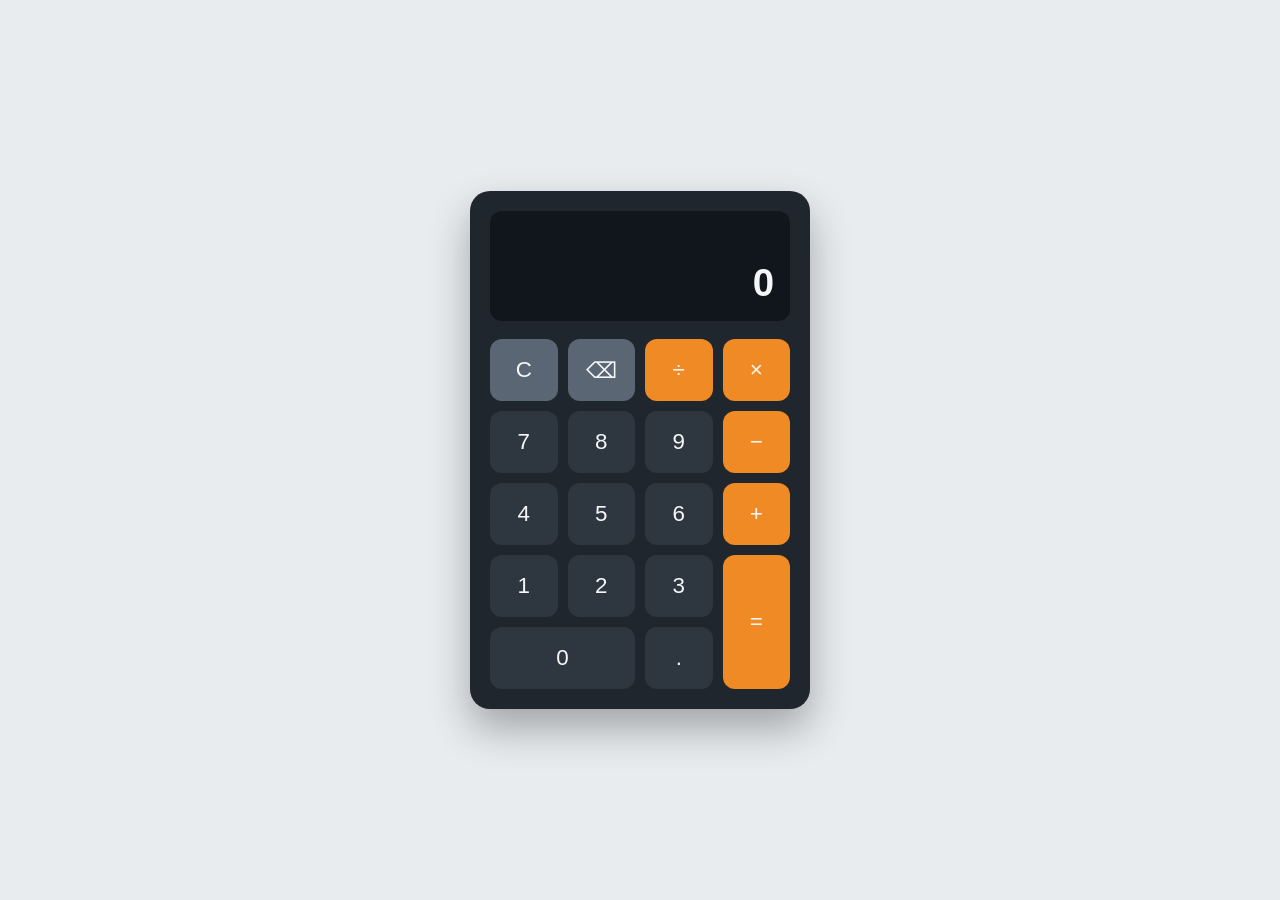
<file: Task 02/index.html>
<!DOCTYPE html>
<html lang="en">
<head>
<meta charset="UTF-8">
<meta name="viewport" content="width=device-width, initial-scale=1">
<title>Calculator</title>
<link rel="stylesheet" href="style.css">
</head>
<body>

<div class="calculator">
  <div class="display">
    <div class="expression" id="expression"></div>
    <div class="result" id="result">0</div>
  </div>

  <div class="keys">
    <button class="key util" data-action="clear">C</button>
    <button class="key util" data-action="delete">&#9003;</button>
    <button class="key op" data-value="÷">÷</button>
    <button class="key op" data-value="×">×</button>

    <button class="key" data-value="7">7</button>
    <button class="key" data-value="8">8</button>
    <button class="key" data-value="9">9</button>
    <button class="key op" data-value="-">−</button>

    <button class="key" data-value="4">4</button>
    <button class="key" data-value="5">5</button>
    <button class="key" data-value="6">6</button>
    <button class="key op" data-value="+">+</button>

    <button class="key" data-value="1">1</button>
    <button class="key" data-value="2">2</button>
    <button class="key" data-value="3">3</button>
    <button class="key equals" data-action="equals">=</button>

    <button class="key zero" data-value="0">0</button>
    <button class="key" data-value=".">.</button>
  </div>
</div>

<script src="script.js"></script>
</body>
</html>
</file>
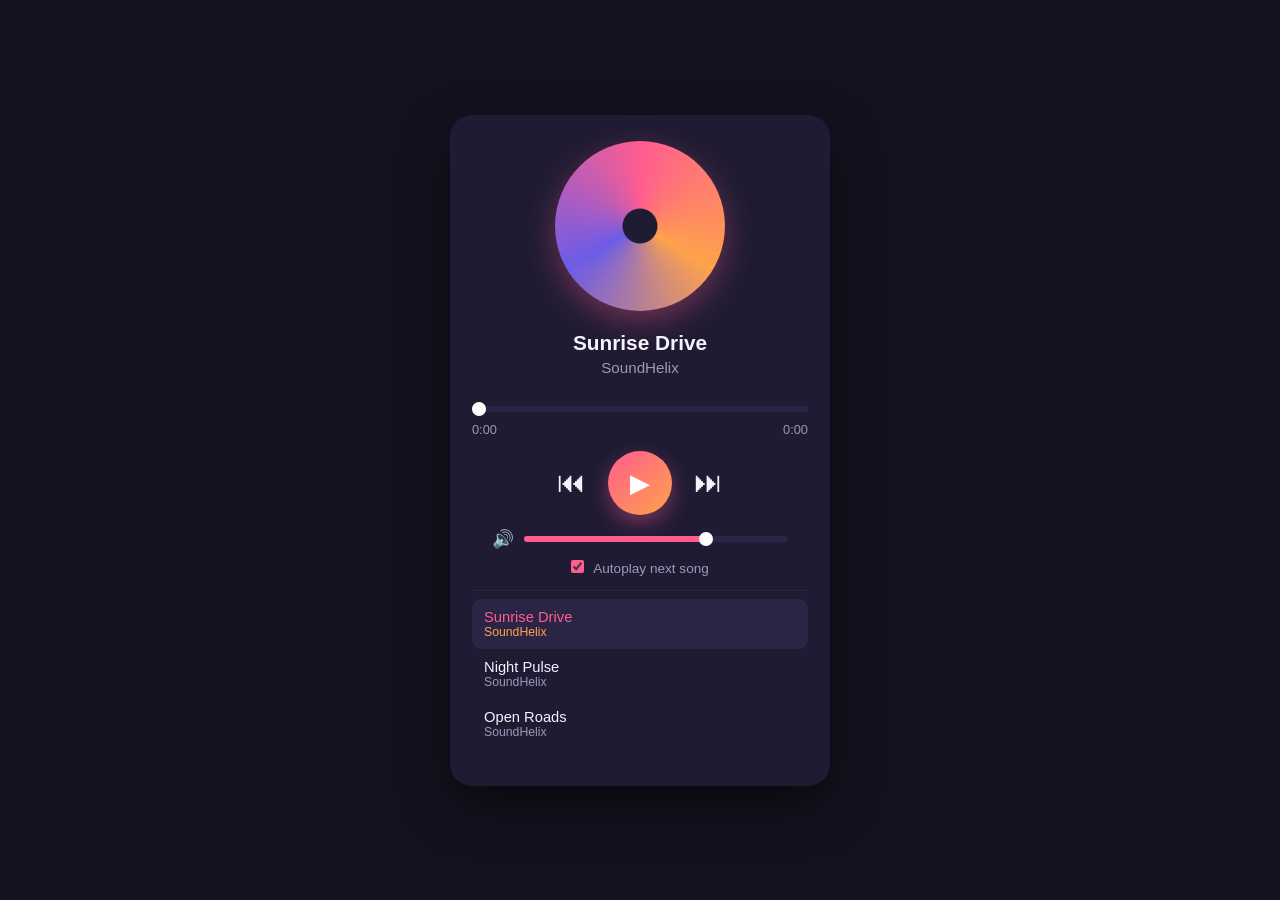
<file: Task 03/index.html>
<!DOCTYPE html>
<html lang="en">
<head>
<meta charset="UTF-8">
<meta name="viewport" content="width=device-width, initial-scale=1">
<title>Music Player</title>
<link rel="stylesheet" href="style.css">
</head>
<body>

<div class="player">
  <div class="disc" id="disc"></div>

  <div class="info">
    <h2 id="title">Song title</h2>
    <p id="artist">Artist</p>
  </div>

  <div class="progress-area">
    <input type="range" id="progress" min="0" max="100" value="0" aria-label="Seek">
    <div class="times">
      <span id="currentTime">0:00</span>
      <span id="duration">0:00</span>
    </div>
  </div>

  <div class="controls">
    <button id="prev" aria-label="Previous song">&#9198;</button>
    <button id="play" class="play-btn" aria-label="Play">&#9654;</button>
    <button id="next" aria-label="Next song">&#9197;</button>
  </div>

  <div class="volume">
    <span id="volIcon">&#128266;</span>
    <input type="range" id="volume" min="0" max="1" step="0.01" value="0.7" aria-label="Volume">
  </div>

  <div class="options">
    <label class="autoplay">
      <input type="checkbox" id="autoplay" checked> Autoplay next song
    </label>
  </div>

  <ul class="playlist" id="playlist"></ul>
</div>

<audio id="audio" preload="metadata"></audio>
<script src="script.js"></script>
</body>
</html>
</file>
<file: Task 02/style.css>
* { box-sizing: border-box; margin: 0; padding: 0; }

:root {
  --bg: #e9ecef;
  --body: #20262e;
  --screen: #11161c;
  --key: #2e3640;
  --key-hover: #3b4552;
  --op: #f08a24;
  --op-hover: #ffa24a;
  --util: #5b6675;
  --text: #f4f6f8;
}

body {
  min-height: 100vh;
  display: flex;
  align-items: center;
  justify-content: center;
  background: var(--bg);
  font-family: "Segoe UI", Arial, sans-serif;
  padding: 16px;
}

.calculator {
  width: 100%;
  max-width: 340px;
  background: var(--body);
  border-radius: 20px;
  padding: 20px;
  box-shadow: 0 20px 40px rgba(0, 0, 0, 0.3);
}

.display {
  background: var(--screen);
  border-radius: 12px;
  padding: 16px;
  margin-bottom: 18px;
  min-height: 110px;
  display: flex;
  flex-direction: column;
  justify-content: flex-end;
  align-items: flex-end;
  overflow: hidden;
}

.expression {
  color: #8d98a6;
  font-size: 1.1rem;
  min-height: 1.5rem;
  word-break: break-all;
  text-align: right;
}

.result {
  color: var(--text);
  font-size: 2.4rem;
  font-weight: 600;
  word-break: break-all;
  text-align: right;
}

.keys {
  display: grid;
  grid-template-columns: repeat(4, 1fr);
  gap: 10px;
}

.key {
  height: 62px;
  border: none;
  border-radius: 12px;
  background: var(--key);
  color: var(--text);
  font-size: 1.4rem;
  cursor: pointer;
  transition: background 0.2s, transform 0.1s;
}

.key:hover { background: var(--key-hover); }
.key:active { transform: scale(0.94); }
.key:focus-visible { outline: 3px solid #fff; outline-offset: 2px; }

.key.op { background: var(--op); }
.key.op:hover { background: var(--op-hover); }

.key.util { background: var(--util); }
.key.util:hover { background: #748094; }

.key.equals {
  grid-row: span 2;
  height: auto;
  background: var(--op);
}
.key.equals:hover { background: var(--op-hover); }

.key.zero { grid-column: span 2; }

@media (max-width: 380px) {
  .key { height: 54px; font-size: 1.2rem; }
  .result { font-size: 2rem; }
}
</file>
<file: Task 03/style.css>
* { box-sizing: border-box; margin: 0; padding: 0; }

:root {
  --bg: #14121f;
  --card: #1f1b33;
  --card-2: #2a2545;
  --accent: #ff5d8f;
  --accent-2: #ffa24a;
  --text: #f4f2fb;
  --muted: #9e98b8;
}

body {
  min-height: 100vh;
  display: flex;
  align-items: center;
  justify-content: center;
  background: var(--bg);
  font-family: "Segoe UI", Arial, sans-serif;
  color: var(--text);
  padding: 16px;
}

.player {
  width: 100%;
  max-width: 380px;
  background: var(--card);
  border-radius: 22px;
  padding: 26px 22px;
  text-align: center;
  box-shadow: 0 20px 50px rgba(0, 0, 0, 0.5);
}

/* Rotating disc */
.disc {
  width: 170px;
  height: 170px;
  margin: 0 auto 20px;
  border-radius: 50%;
  background:
    radial-gradient(circle at center, var(--card) 0 14%, transparent 15%),
    conic-gradient(from 0deg, var(--accent), var(--accent-2), #6c5ce7, var(--accent));
  box-shadow: 0 10px 30px rgba(255, 93, 143, 0.35);
  animation: spin 8s linear infinite;
  animation-play-state: paused;
}
.disc.playing { animation-play-state: running; }
@keyframes spin { to { transform: rotate(360deg); } }

.info h2 { font-size: 1.3rem; margin-bottom: 4px; }
.info p { color: var(--muted); font-size: 0.95rem; }

/* Progress */
.progress-area { margin: 22px 0 12px; }
.times {
  display: flex;
  justify-content: space-between;
  font-size: 0.8rem;
  color: var(--muted);
  margin-top: 6px;
}

input[type="range"] {
  -webkit-appearance: none;
  appearance: none;
  width: 100%;
  height: 6px;
  border-radius: 6px;
  background: linear-gradient(to right, var(--accent) var(--fill, 0%), var(--card-2) var(--fill, 0%));
  outline: none;
  cursor: pointer;
}
input[type="range"]::-webkit-slider-thumb {
  -webkit-appearance: none;
  width: 14px;
  height: 14px;
  border-radius: 50%;
  background: #fff;
  transition: transform 0.15s;
}
input[type="range"]::-webkit-slider-thumb:hover { transform: scale(1.3); }
input[type="range"]::-moz-range-thumb {
  width: 14px;
  height: 14px;
  border: none;
  border-radius: 50%;
  background: #fff;
}
input[type="range"]:focus-visible { outline: 2px solid #fff; outline-offset: 4px; }

/* Controls */
.controls {
  display: flex;
  align-items: center;
  justify-content: center;
  gap: 22px;
  margin: 14px 0;
}
.controls button {
  border: none;
  background: transparent;
  color: var(--text);
  font-size: 1.8rem;
  cursor: pointer;
  transition: transform 0.15s, color 0.2s;
}
.controls button:hover { color: var(--accent); transform: scale(1.12); }
.controls .play-btn {
  width: 64px;
  height: 64px;
  border-radius: 50%;
  background: linear-gradient(135deg, var(--accent), var(--accent-2));
  color: #fff;
  font-size: 1.6rem;
  box-shadow: 0 8px 20px rgba(255, 93, 143, 0.4);
}
.controls .play-btn:hover { color: #fff; }
.controls button:focus-visible { outline: 2px solid #fff; outline-offset: 3px; border-radius: 8px; }

/* Volume */
.volume {
  display: flex;
  align-items: center;
  gap: 10px;
  margin: 10px 20px;
}
#volIcon { font-size: 1.1rem; cursor: pointer; }

/* Autoplay */
.options { margin: 10px 0 14px; font-size: 0.85rem; color: var(--muted); }
.autoplay { cursor: pointer; }
.autoplay input { accent-color: var(--accent); margin-right: 6px; }

/* Playlist */
.playlist {
  list-style: none;
  text-align: left;
  max-height: 170px;
  overflow-y: auto;
  border-top: 1px solid var(--card-2);
  padding-top: 8px;
}
.playlist li {
  display: flex;
  justify-content: space-between;
  gap: 10px;
  padding: 10px 12px;
  border-radius: 10px;
  cursor: pointer;
  font-size: 0.92rem;
  transition: background 0.2s;
}
.playlist li small { color: var(--muted); display: block; }
.playlist li:hover { background: var(--card-2); }
.playlist li.active { background: var(--card-2); color: var(--accent); }
.playlist li.active small { color: var(--accent-2); }

@media (max-width: 400px) {
  .player { padding: 20px 14px; }
  .disc { width: 140px; height: 140px; }
}
@media (prefers-reduced-motion: reduce) { .disc { animation: none; } }
</file>
